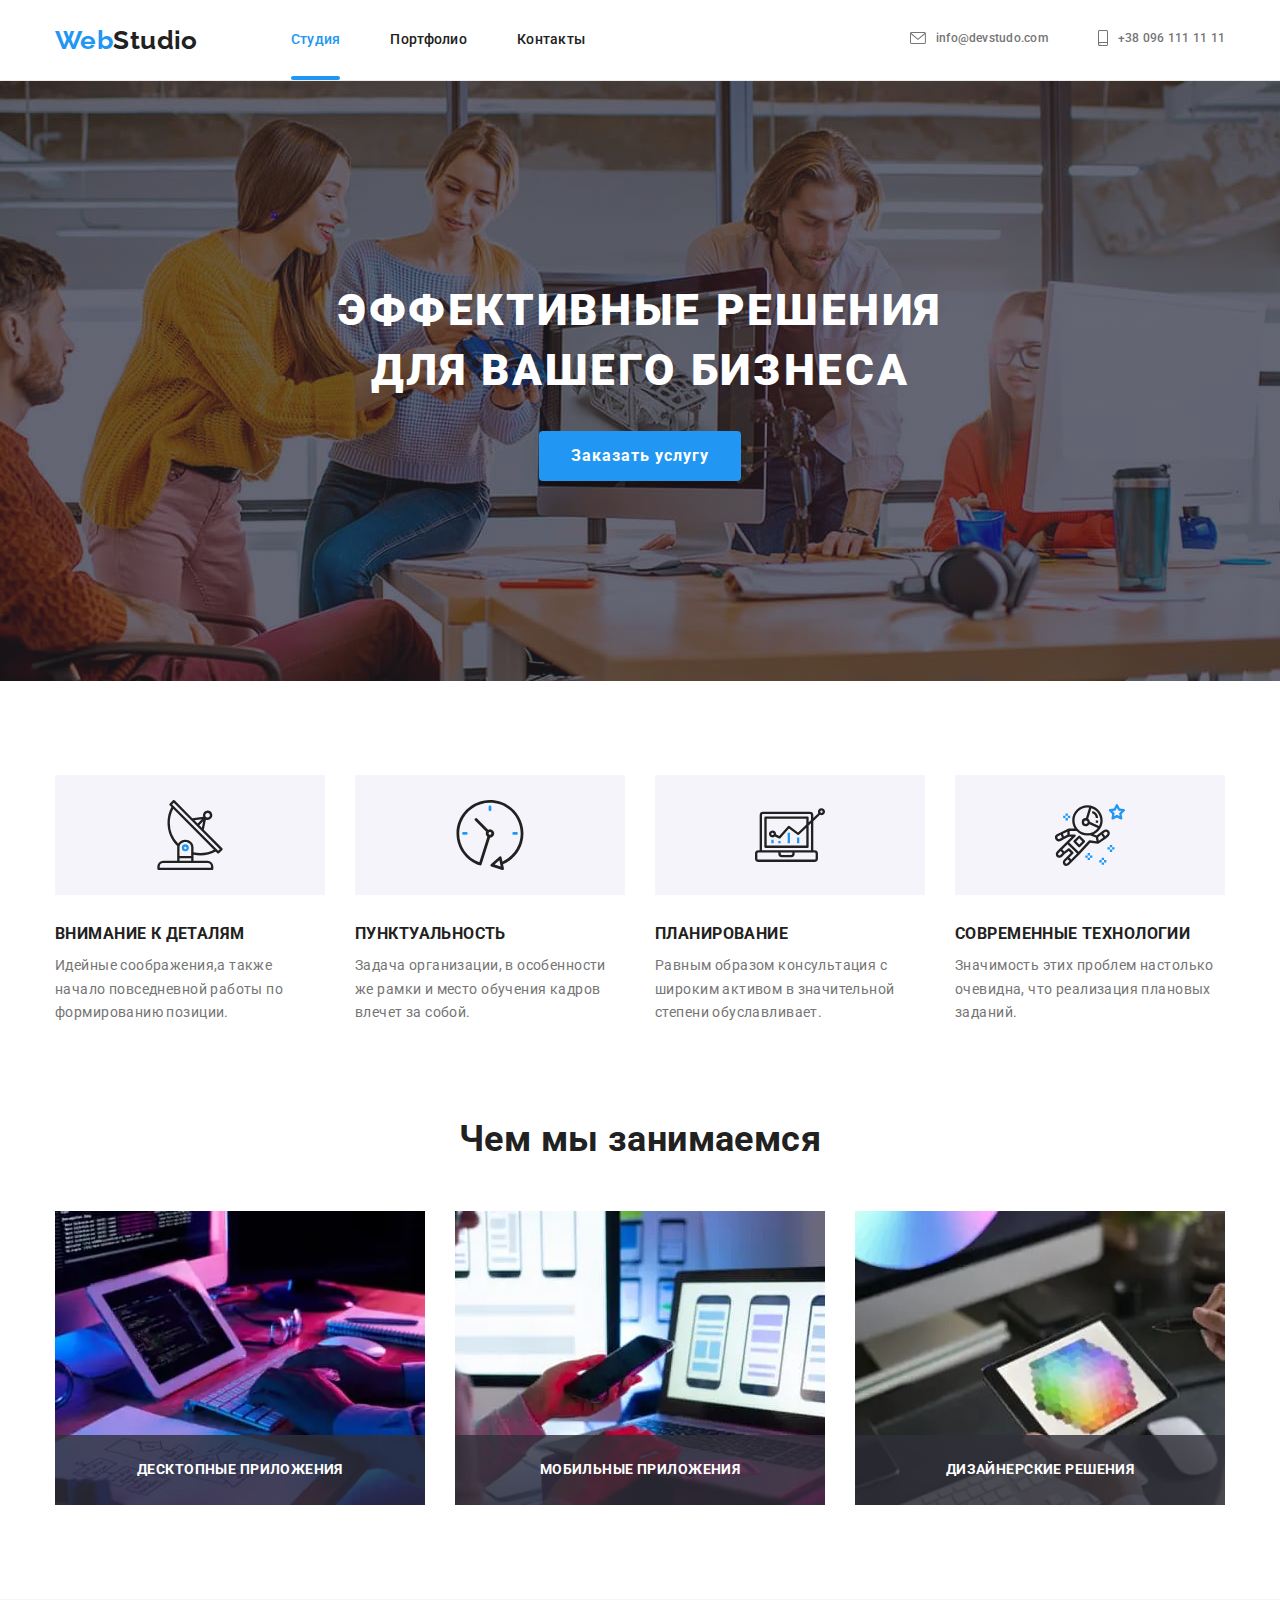
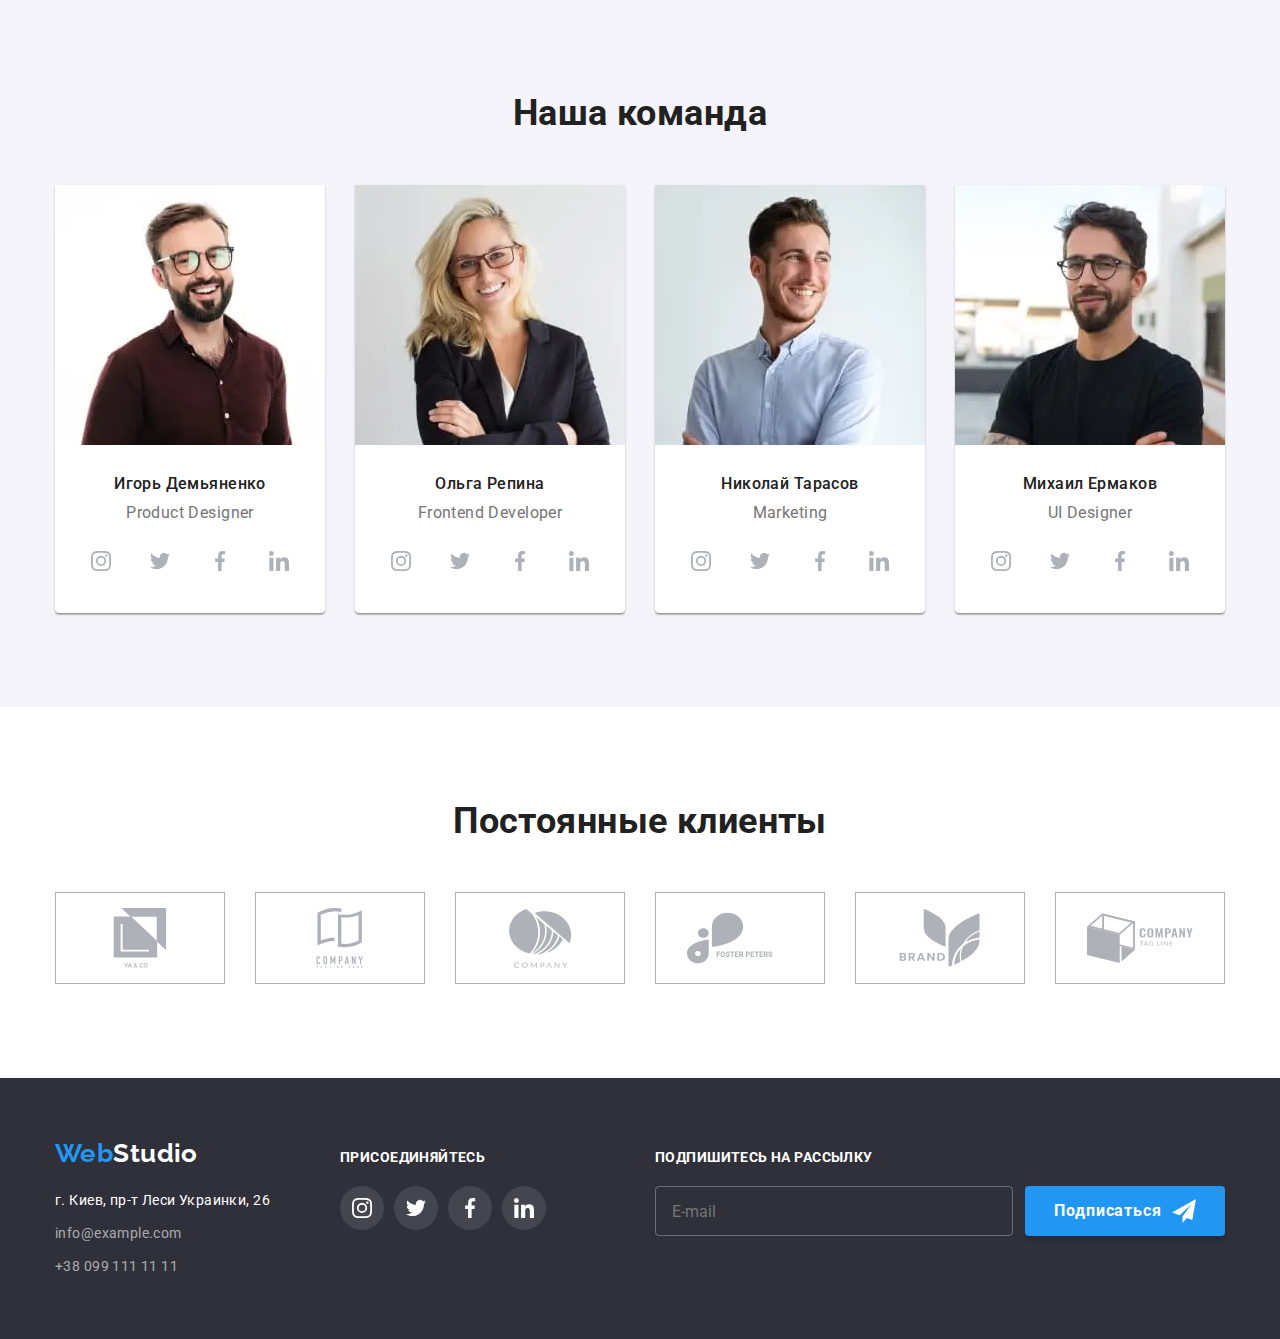
<file: index.html>
<!DOCTYPE html>
<html lang="ru">
  <head>
    <meta charset="UTF-8" />
    <meta http-equiv="X-UA-Compatible" content="IE=edge" />
    <meta name="viewport" content="width=device-width, initial-scale=1.0" />
    <title>Home work 8</title>
    <link rel="preconnect" href="https://fonts.gstatic.com" />
    <link
      href="https://fonts.googleapis.com/css2?family=Raleway:wght@700&family=Roboto:wght@400;500;700;900&display=swap"
      rel="stylesheet"
    />
    <link
      rel="stylesheet"
      href="https://cdnjs.cloudflare.com/ajax/libs/modern-normalize/1.0.0/modern-normalize.min.css"
    />
    <link rel="stylesheet" href="./css/main.min.css" />
  </head>

  <body>
    <!-- Header -->
    <header class="document-header">
      <div class="container">
        <a href="./index.html" lang="en" class="logo">
          <span class="logo__text">Web</span>Studio
        </a>
        <button class="burger-menu is-open" data-menu-button>
          <svg class="burger-menu__icon" aria-label="Мобильное меню">
            <use href="./images/icons.svg#menu_burger"></use>
          </svg>
        </button>
        <div class="menu-container" data-menu>
          <button class="burger-menu burger-menu--right" data-menu-button-close>
            <svg
              class="burger-menu__icon burger-menu__icon--small"
              aria-label="Мобильное меню"
            >
              <use href="./images/icons.svg#icon-close"></use>
            </svg>
          </button>
          <nav class="navigation">
            <ul class="list header-menu">
              <li class="header-menu__list">
                <a
                  href="./index.html"
                  class="header-menu__link header-menu__link--active"
                  >Студия</a
                >
              </li>
              <li class="header-menu__list">
                <a href="./portfolio.html" class="header-menu__link"
                  >Портфолио</a
                >
              </li>
              <li class="header-menu__list">
                <a href="" class="header-menu__link">Контакты</a>
              </li>
            </ul>
          </nav>
          <ul class="list header-menu header-menu--right">
            <li class="header-menu__list">
              <a
                href="mailto:info@devstudo.com"
                class="header-menu__link header-menu__link--flex header-menu__link--flex--small"
              >
                <svg class="header-menu__icon" width="16" height="10">
                  <use href="./images/icons.svg#icon-mail"></use>
                </svg>
                info@devstudo.com
              </a>
            </li>
            <li class="header-menu__list">
              <a
                href="tel:+380961111111"
                class="header-menu__link header-menu__link--flex"
              >
                <svg
                  class="header-menu__icon header-menu__icon--strong"
                  width="10"
                  height="1"
                >
                  <use href="./images/icons.svg#icon-phone"></use>
                </svg>
                +38 096 111 11 11
              </a>
            </li>
          </ul>
          <ul class="list header-social">
            <li class="header-social__item">
              <a href="" class="header-social__link">Instagram</a>
            </li>
            <li class="header-social__item">
              <a href="" class="header-social__link">Twitter</a>
            </li>
            <li class="header-social__item">
              <a href="" class="header-social__link">Facebook</a>
            </li>
            <li class="header-social__item">
              <a href="" class="header-social__link">LinkedIn</a>
            </li>
          </ul>
        </div>
      </div>
    </header>
    <!-- Main document -->
    <main>
      <section class="hero">
        <div class="hero__overlay">
          <div class="container">
            <h1 class="hero__title">
              ЭФФЕКТИВНЫЕ РЕШЕНИЯ <br />
              ДЛЯ ВАШЕГО БИЗНЕСА
            </h1>
            <button type="button" class="form-button" data-modal-open>
              Заказать услугу
            </button>
          </div>
        </div>
      </section>
      <section class="features section">
        <div class="container">
          <h2 class="section__title visually-hidden">Особенности</h2>
          <ul class="list features__list">
            <li class="features__item">
              <div class="features__icon-block">
                <svg class="features__icon">
                  <use href="./images/icons.svg#icon-antenna"></use>
                </svg>
              </div>
              <h3 class="features__title">Внимание к деталям</h3>
              <p class="features__text">
                Идейные соображения,а также начало повседневной работы по
                формированию позиции.
              </p>
            </li>
            <li class="features__item">
              <div class="features__icon-block">
                <svg class="features__icon">
                  <use href="./images/icons.svg#icon-clock"></use>
                </svg>
              </div>
              <h3 class="features__title">Пунктуальность</h3>
              <p class="features__text">
                Задача организации, в особенности же рамки и место обучения
                кадров влечет за собой.
              </p>
            </li>
            <li class="features__item">
              <div class="features__icon-block">
                <svg class="features__icon">
                  <use href="./images/icons.svg#icon-diagram"></use>
                </svg>
              </div>
              <h3 class="features__title">Планирование</h3>
              <p class="features__text">
                Равным образом консультация с широким активом в значительной
                степени обуславливает.
              </p>
            </li>
            <li class="features__item">
              <div class="features__icon-block">
                <svg class="features__icon">
                  <use href="./images/icons.svg#icon-astronaut"></use>
                </svg>
              </div>
              <h3 class="features__title">Современные технологии</h3>
              <p class="features__text">
                Значимость этих проблем настолько очевидна, что реализация
                плановых заданий.
              </p>
            </li>
          </ul>
        </div>
      </section>
      <section class="our-work section">
        <div class="container">
          <h2 class="section__title">Чем мы занимаемся</h2>
          <ul class="list works">
            <li class="works__item">
              <picture>
                <source
                  srcset="
                    ./images/box/box-1-desktop.webp    1x,
                    ./images/box/box-1-desktop@2x.webp 2x
                  "
                  media="(min-width: 1200px)"
                  type="image/webp"
                />
                <source
                  srcset="
                    ./images/box/box-1-desktop.jpg    1x,
                    ./images/box/box-1-desktop@2x.jpg 2x
                  "
                  media="(min-width: 1200px)"
                />
                <img src="#" alt="Десктопные приложения" />
              </picture>
              <p class="works__overlay">Десктопные приложения</p>
            </li>
            <li class="works__item">
              <picture>
                <source
                  srcset="
                    ./images/box/box-2-desktop.webp    1x,
                    ./images/box/box-2-desktop@2x.webp 2x
                  "
                  media="(min-width: 1200px)"
                  type="image/webp"
                />
                <source
                  srcset="
                    ./images/box/box-2-desktop.jpg    1x,
                    ./images/box/box-2-desktop@2x.jpg 2x
                  "
                  media="(min-width: 1200px)"
                />
                <img src="#" alt="Мобильные приложения" />
              </picture>
              <p class="works__overlay">Мобильные приложения</p>
            </li>
            <li class="works__item">
              <picture>
                <source
                  srcset="
                    ./images/box/box-3-desktop.webp    1x,
                    ./images/box/box-3-desktop@2x.webp 2x
                  "
                  media="(min-width: 1200px)"
                  type="image/webp"
                />
                <source
                  srcset="
                    ./images/box/box-3-desktop.jpg    1x,
                    ./images/box/box-3-desktop@2x.jpg 2x
                  "
                  media="(min-width: 1200px)"
                />
                <img src="#" alt="Дизайнерские решения" />
              </picture>
              <p class="works__overlay">Дизайнерские решения</p>
            </li>
          </ul>
        </div>
      </section>
      <section class="teams section">
        <div class="container">
          <h2 class="section__title">Наша команда</h2>
          <ul class="list teams__list">
            <li class="teams__item">
              <picture>
                <source
                  srcset="
                    ./images/team/team-1-desktop.webp    1x,
                    ./images/team/team-1-desktop@2x.webp 2x
                  "
                  media="(min-width: 1200px)"
                  type="image/webp"
                />
                <source
                  srcset="
                    ./images/team/team-1-desktop.jpg    1x,
                    ./images/team/team-1-desktop@2x.jpg 2x
                  "
                  media="(min-width: 1200px)"
                />
                <source
                  srcset="
                    ./images/team/team-1-tablet.webp    1x,
                    ./images/team/team-1-tablet@2x.webp 2x
                  "
                  media="(min-width: 768px)"
                  type="image/webp"
                />
                <source
                  srcset="
                    ./images/team/team-1-tablet.jpg    1x,
                    ./images/team/team-1-tablet@2x.jpg 2x
                  "
                  media="(min-width: 768px)"
                />
                <source
                  srcset="
                    ./images/team/team-1-mobile.webp    1x,
                    ./images/team/team-1-mobile@2x.webp 2x
                  "
                  media="(max-width: 767px)"
                  type="image/webp"
                />
                <source
                  srcset="
                    ./images/team/team-1-mobile.jpg    1x,
                    ./images/team/team-1-mobile@2x.jpg 2x
                  "
                  media="(max-width: 767px)"
                />
                <img
                  class="teams__image"
                  srcset="
                    ./images/team/team-1-mobile.jpg    1x,
                    ./images/team/team-1-mobile@2x.jpg 2x
                  "
                  src="./images/team/team-1-mobile.jpg"
                  alt="Photo"
                />
              </picture>
              <div class="teams__cards">
                <h3 class="teams__title">Игорь Демьяненко</h3>
                <p class="teams__text" lang="en">Product Designer</p>
                <ul class="list social-list">
                  <li class="social-list__item">
                    <a href="" class="social-list__link">
                      <svg class="social-list__icon">
                        <use href="./images/icons.svg#icon-instagram"></use>
                      </svg>
                    </a>
                  </li>
                  <li class="social-list__item">
                    <a href="" class="social-list__link">
                      <svg class="social-list__icon">
                        <use href="./images/icons.svg#icon-twitter"></use>
                      </svg>
                    </a>
                  </li>
                  <li class="social-list__item">
                    <a href="" class="social-list__link">
                      <svg class="social-list__icon">
                        <use href="./images/icons.svg#icon-facebook"></use>
                      </svg>
                    </a>
                  </li>
                  <li class="social-list__item">
                    <a href="" class="social-list__link">
                      <svg class="social-list__icon">
                        <use href="./images/icons.svg#icon-linkedin"></use>
                      </svg>
                    </a>
                  </li>
                </ul>
              </div>
            </li>
            <li class="teams__item">
              <picture>
                <source
                  srcset="
                    ./images/team/team-2-desktop.webp    1x,
                    ./images/team/team-2-desktop@2x.webp 2x
                  "
                  media="(min-width: 1200px)"
                  type="image/webp"
                />
                <source
                  srcset="
                    ./images/team/team-2-desktop.jpg    1x,
                    ./images/team/team-2-desktop@2x.jpg 2x
                  "
                  media="(min-width: 1200px)"
                />
                <source
                  srcset="
                    ./images/team/team-2-tablet.webp    1x,
                    ./images/team/team-2-tablet@2x.webp 2x
                  "
                  media="(min-width: 768px)"
                  type="image/webp"
                />
                <source
                  srcset="
                    ./images/team/team-2-tablet.jpg    1x,
                    ./images/team/team-2-tablet@2x.jpg 2x
                  "
                  media="(min-width: 768px)"
                />
                <source
                  srcset="
                    ./images/team/team-2-mobile.webp    1x,
                    ./images/team/team-2-mobile@2x.webp 2x
                  "
                  media="(max-width: 767px)"
                  type="image/webp"
                />
                <source
                  srcset="
                    ./images/team/team-2-mobile.jpg    1x,
                    ./images/team/team-2-mobile@2x.jpg 2x
                  "
                  media="(max-width: 767px)"
                />
                <img
                  class="teams__image"
                  srcset="
                    ./images/team/team-2-mobile.jpg    1x,
                    ./images/team/team-2-mobile@2x.jpg 2x
                  "
                  src="./images/team/team-2-mobile.jpg"
                  alt="Photo"
                />
              </picture>
              <div class="teams__cards">
                <h3 class="teams__title">Ольга Репина</h3>
                <p class="teams__text" lang="en">Frontend Developer</p>
                <ul class="social-list list">
                  <li class="social-list__item">
                    <a href="" class="social-list__link">
                      <svg class="social-list__icon">
                        <use href="./images/icons.svg#icon-instagram"></use>
                      </svg>
                    </a>
                  </li>
                  <li class="social-list__item">
                    <a href="" class="social-list__link">
                      <svg class="social-list__icon">
                        <use href="./images/icons.svg#icon-twitter"></use>
                      </svg>
                    </a>
                  </li>
                  <li class="social-list__item">
                    <a href="" class="social-list__link">
                      <svg class="social-list__icon">
                        <use href="./images/icons.svg#icon-facebook"></use>
                      </svg>
                    </a>
                  </li>
                  <li class="social-list__item">
                    <a href="" class="social-list__link">
                      <svg class="social-list__icon">
                        <use href="./images/icons.svg#icon-linkedin"></use>
                      </svg>
                    </a>
                  </li>
                </ul>
              </div>
            </li>
            <li class="teams__item">
              <picture>
                <source
                  srcset="
                    ./images/team/team-3-desktop.webp    1x,
                    ./images/team/team-3-desktop@2x.webp 2x
                  "
                  media="(min-width: 1200px)"
                  type="image/webp"
                />
                <source
                  srcset="
                    ./images/team/team-3-desktop.jpg    1x,
                    ./images/team/team-3-desktop@2x.jpg 2x
                  "
                  media="(min-width: 1200px)"
                />
                <source
                  srcset="
                    ./images/team/team-3-tablet.webp    1x,
                    ./images/team/team-3-tablet@2x.webp 2x
                  "
                  media="(min-width: 768px)"
                  type="image/webp"
                />
                <source
                  srcset="
                    ./images/team/team-3-tablet.jpg    1x,
                    ./images/team/team-3-tablet@2x.jpg 2x
                  "
                  media="(min-width: 768px)"
                />
                <source
                  srcset="
                    ./images/team/team-3-mobile.webp    1x,
                    ./images/team/team-3-mobile@2x.webp 2x
                  "
                  media="(max-width: 767px)"
                  type="image/webp"
                />
                <source
                  srcset="
                    ./images/team/team-3-mobile.jpg    1x,
                    ./images/team/team-3-mobile@2x.jpg 2x
                  "
                  media="(max-width: 767px)"
                />
                <img
                  class="teams__image"
                  srcset="
                    ./images/team/team-3-mobile.jpg    1x,
                    ./images/team/team-3-mobile@2x.jpg 2x
                  "
                  src="./images/team/team-3-mobile.jpg"
                  alt="Photo"
                />
              </picture>
              <div class="teams__cards">
                <h3 class="teams__title">Николай Тарасов</h3>
                <p class="teams__text" lang="en">Marketing</p>
                <ul class="list social-list">
                  <li class="social-list__item">
                    <a href="" class="social-list__link">
                      <svg class="social-list__icon">
                        <use href="./images/icons.svg#icon-instagram"></use>
                      </svg>
                    </a>
                  </li>
                  <li class="social-list__item">
                    <a href="" class="social-list__link">
                      <svg class="social-list__icon">
                        <use href="./images/icons.svg#icon-twitter"></use>
                      </svg>
                    </a>
                  </li>
                  <li class="social-list__item">
                    <a href="" class="social-list__link">
                      <svg class="social-list__icon">
                        <use href="./images/icons.svg#icon-facebook"></use>
                      </svg>
                    </a>
                  </li>
                  <li class="social-list__item">
                    <a href="" class="social-list__link">
                      <svg class="social-list__icon">
                        <use href="./images/icons.svg#icon-linkedin"></use>
                      </svg>
                    </a>
                  </li>
                </ul>
              </div>
            </li>
            <li class="teams__item">
              <picture>
                <source
                  srcset="
                    ./images/team/team-4-desktop.webp    1x,
                    ./images/team/team-4-desktop@2x.webp 2x
                  "
                  media="(min-width: 1200px)"
                  type="image/webp"
                />
                <source
                  srcset="
                    ./images/team/team-4-desktop.jpg    1x,
                    ./images/team/team-4-desktop@2x.jpg 2x
                  "
                  media="(min-width: 1200px)"
                />
                <source
                  srcset="
                    ./images/team/team-4-tablet.webp    1x,
                    ./images/team/team-4-tablet@2x.webp 2x
                  "
                  media="(min-width: 768px)"
                  type="image/webp"
                />
                <source
                  srcset="
                    ./images/team/team-4-tablet.jpg    1x,
                    ./images/team/team-4-tablet@2x.jpg 2x
                  "
                  media="(min-width: 768px)"
                />
                <source
                  srcset="
                    ./images/team/team-4-mobile.webp    1x,
                    ./images/team/team-4-mobile@2x.webp 2x
                  "
                  media="(max-width: 767px)"
                  type="image/webp"
                />
                <source
                  srcset="
                    ./images/team/team-4-mobile.jpg    1x,
                    ./images/team/team-4-mobile@2x.jpg 2x
                  "
                  media="(max-width: 767px)"
                />
                <img
                  class="teams__image"
                  srcset="
                    ./images/team/team-4-mobile.jpg    1x,
                    ./images/team/team-4-mobile@2x.jpg 2x
                  "
                  src="./images/team/team-4-mobile.jpg"
                  alt="Photo"
                />
              </picture>
              <div class="teams__cards">
                <h3 class="teams__title">Михаил Ермаков</h3>
                <p class="teams__text" lang="en">UI Designer</p>
                <ul class="list social-list">
                  <li class="social-list__item">
                    <a href="" class="social-list__link">
                      <svg class="social-list__icon">
                        <use href="./images/icons.svg#icon-instagram"></use>
                      </svg>
                    </a>
                  </li>
                  <li class="social-list__item">
                    <a href="" class="social-list__link">
                      <svg class="social-list__icon">
                        <use href="./images/icons.svg#icon-twitter"></use>
                      </svg>
                    </a>
                  </li>
                  <li class="social-list__item">
                    <a href="" class="social-list__link">
                      <svg class="social-list__icon">
                        <use href="./images/icons.svg#icon-facebook"></use>
                      </svg>
                    </a>
                  </li>
                  <li class="social-list__item">
                    <a href="" class="social-list__link">
                      <svg class="social-list__icon">
                        <use href="./images/icons.svg#icon-linkedin"></use>
                      </svg>
                    </a>
                  </li>
                </ul>
              </div>
            </li>
          </ul>
        </div>
      </section>
      <section class="section">
        <div class="container">
          <h2 class="section__title">Постоянные клиенты</h2>
          <ul class="list partners">
            <li class="partners__item">
              <a href="" class="partners__link">
                <svg class="partners__icon">
                  <use href="./images/icons.svg#icon-company-yaco"></use>
                </svg>
              </a>
            </li>
            <li class="partners__item">
              <a href="" class="partners__link">
                <svg class="partners__icon">
                  <use href="./images/icons.svg#icon-company-tagline"></use>
                </svg>
              </a>
            </li>
            <li class="partners__item">
              <a href="" class="partners__link">
                <svg class="partners__icon">
                  <use href="./images/icons.svg#icon-company"></use>
                </svg>
              </a>
            </li>
            <li class="partners__item">
              <a href="" class="partners__link">
                <svg class="partners__icon">
                  <use href="./images/icons.svg#icon-company-foster"></use>
                </svg>
              </a>
            </li>
            <li class="partners__item">
              <a href="" class="partners__link">
                <svg class="partners__icon">
                  <use href="./images/icons.svg#icon-company-brand"></use>
                </svg>
              </a>
            </li>
            <li class="partners__item">
              <a href="" class="partners__link">
                <svg class="partners__icon">
                  <use href="./images/icons.svg#icon-company-tag"></use>
                </svg>
              </a>
            </li>
          </ul>
        </div>
      </section>
    </main>
    <!-- Footer -->
    <footer class="document-footer" id="documentFooter">
      <div class="container">
        <div class="footer-block">
          <div class="footer-contacts">
            <a href="./index.html" lang="en" class="logo logo--invers">
              <span class="logo__text">Web</span>Studio
            </a>
            <address class="adresses">
              <ul class="list adresses__list">
                <li class="adresses__item">
                  <a
                    href="https://goo.gl/maps/VXmxWvyuZ5L4bqLJA"
                    target="_blank"
                    rel="noopener noreferer"
                    class="addreaes__link addreaes__link--inverse"
                    >г. Киев, пр-т Леси Украинки, 26</a
                  >
                </li>
                <li class="adresses__item">
                  <a href="mailto:info@example.com" class="addreaes__link"
                    >info@example.com</a
                  >
                </li>
                <li class="adresses__item">
                  <a href="tel:+380991111111" class="addreaes__link"
                    >+38 099 111 11 11</a
                  >
                </li>
              </ul>
            </address>
          </div>
          <div class="footer-social">
            <p class="footer-social__text">присоединяйтесь</p>
            <ul class="list social-list">
              <li class="social-list__item">
                <a href="" class="link social-list__link">
                  <svg class="social-list__icon">
                    <use href="./images/icons.svg#icon-instagram"></use>
                  </svg>
                </a>
              </li>
              <li class="social-list__item">
                <a href="" class="link social-list__link">
                  <svg class="social-list__icon">
                    <use href="./images/icons.svg#icon-twitter"></use>
                  </svg>
                </a>
              </li>
              <li class="social-list__item">
                <a href="" class="link social-list__link">
                  <svg class="social-list__icon">
                    <use href="./images/icons.svg#icon-facebook"></use>
                  </svg>
                </a>
              </li>
              <li class="social-list__item">
                <a href="" class="link social-list__link">
                  <svg class="social-list__icon">
                    <use href="./images/icons.svg#icon-linkedin"></use>
                  </svg>
                </a>
              </li>
            </ul>
          </div>
        </div>
        <!-- <div class="mailing-block"> -->
        <form name="mailing" class="subscription" autocomplete="off">
          <p class="footer-social__text">Подпишитесь на рассылку</p>
          <div class="subscription__content">
            <input
              class="subscription__field"
              type="email"
              name="email"
              placeholder="E-mail"
              required
            />
            <button class="form-button" type="submit">
              Подписаться
              <svg class="subscription__icon" width="24" height="24">
                <use href="./images/icons.svg#icon-form-send"></use>
              </svg>
            </button>
          </div>
        </form>
        <!-- </div> -->
      </div>
    </footer>
    <!-- backdrop hidden -->
    <div class="backdrop backdrop--hidden" data-modal>
      <div class="modal-form">
        <button class="modal-form__close" data-modal-close>
          <svg class="modal-form__icon-close">
            <use href="./images/icons.svg#icon-close"></use>
          </svg>
        </button>
        <!-- <form name="form-order" class="form-order" autocomplete="off"> -->
        <form name="form-order" autocomplete="off">
          <p class="modal-form__title">
            Оставьте свои данные, мы вам перезвоним
          </p>
          <div class="modal-form__block">
            <label class="modal-form__label" for="order-name">Имя</label>
            <div class="modal-form__field">
              <input
                class="modal-form__input"
                type="text"
                name="order-name"
                id="order-name"
                required
              />
              <svg class="modal-form__icon">
                <use href="./images/icons.svg#icon-form-person"></use>
              </svg>
            </div>
          </div>
          <div class="modal-form__block">
            <label class="modal-form__label" for="order-phone">Телефон</label>
            <div class="modal-form__field">
              <input
                class="modal-form__input"
                type="text"
                name="order-phone"
                id="order-phone"
                required
                pattern="^\+38(?[0-9]{3})?[0-9]{3}-?[0-9]{2}-?[0-9]{2}$"
                title="+38(099)123-45-67"
              />
              <svg class="modal-form__icon">
                <use href="./images/icons.svg#icon-form-phone"></use>
              </svg>
            </div>
          </div>
          <div class="modal-form__block">
            <label class="modal-form__label" for="order-mail">Почта</label>
            <div class="modal-form__field">
              <input
                class="modal-form__input"
                type="email"
                name="order-mail"
                id="order-mail"
                required
              />
              <svg class="modal-form__icon">
                <use href="./images/icons.svg#icon-form-email"></use>
              </svg>
            </div>
          </div>
          <div class="modal-form__block">
            <label class="modal-form__label" for="order-comment"
              >Комментарий</label
            >
            <textarea
              class="modal-form__textarea"
              name="order-comment"
              placeholder="Введите текст"
              id="order-comment"
            ></textarea>
          </div>
          <label class="modal-form__check">
            <input
              class="modal-form__checkbox visually-hidden"
              type="checkbox"
              name="contract"
              value="contract"
              required
            />
            <svg class="modal-form__icon-check">
              <use href="./images/icons.svg#icon-check"></use>
            </svg>
            <span
              >Соглашаюсь с рассылкой и принимаю
              <a class="modal-form__link" href="">Условия договора</a></span
            >
          </label>
          <div class="modal-form__block-button">
            <button class="form-button" type="submit">Отправить</button>
          </div>
        </form>
      </div>
    </div>
    <script src="./js/modal.js"></script>
    <script src="js/mobile-menu.js"></script>
  </body>
</html>
</file>
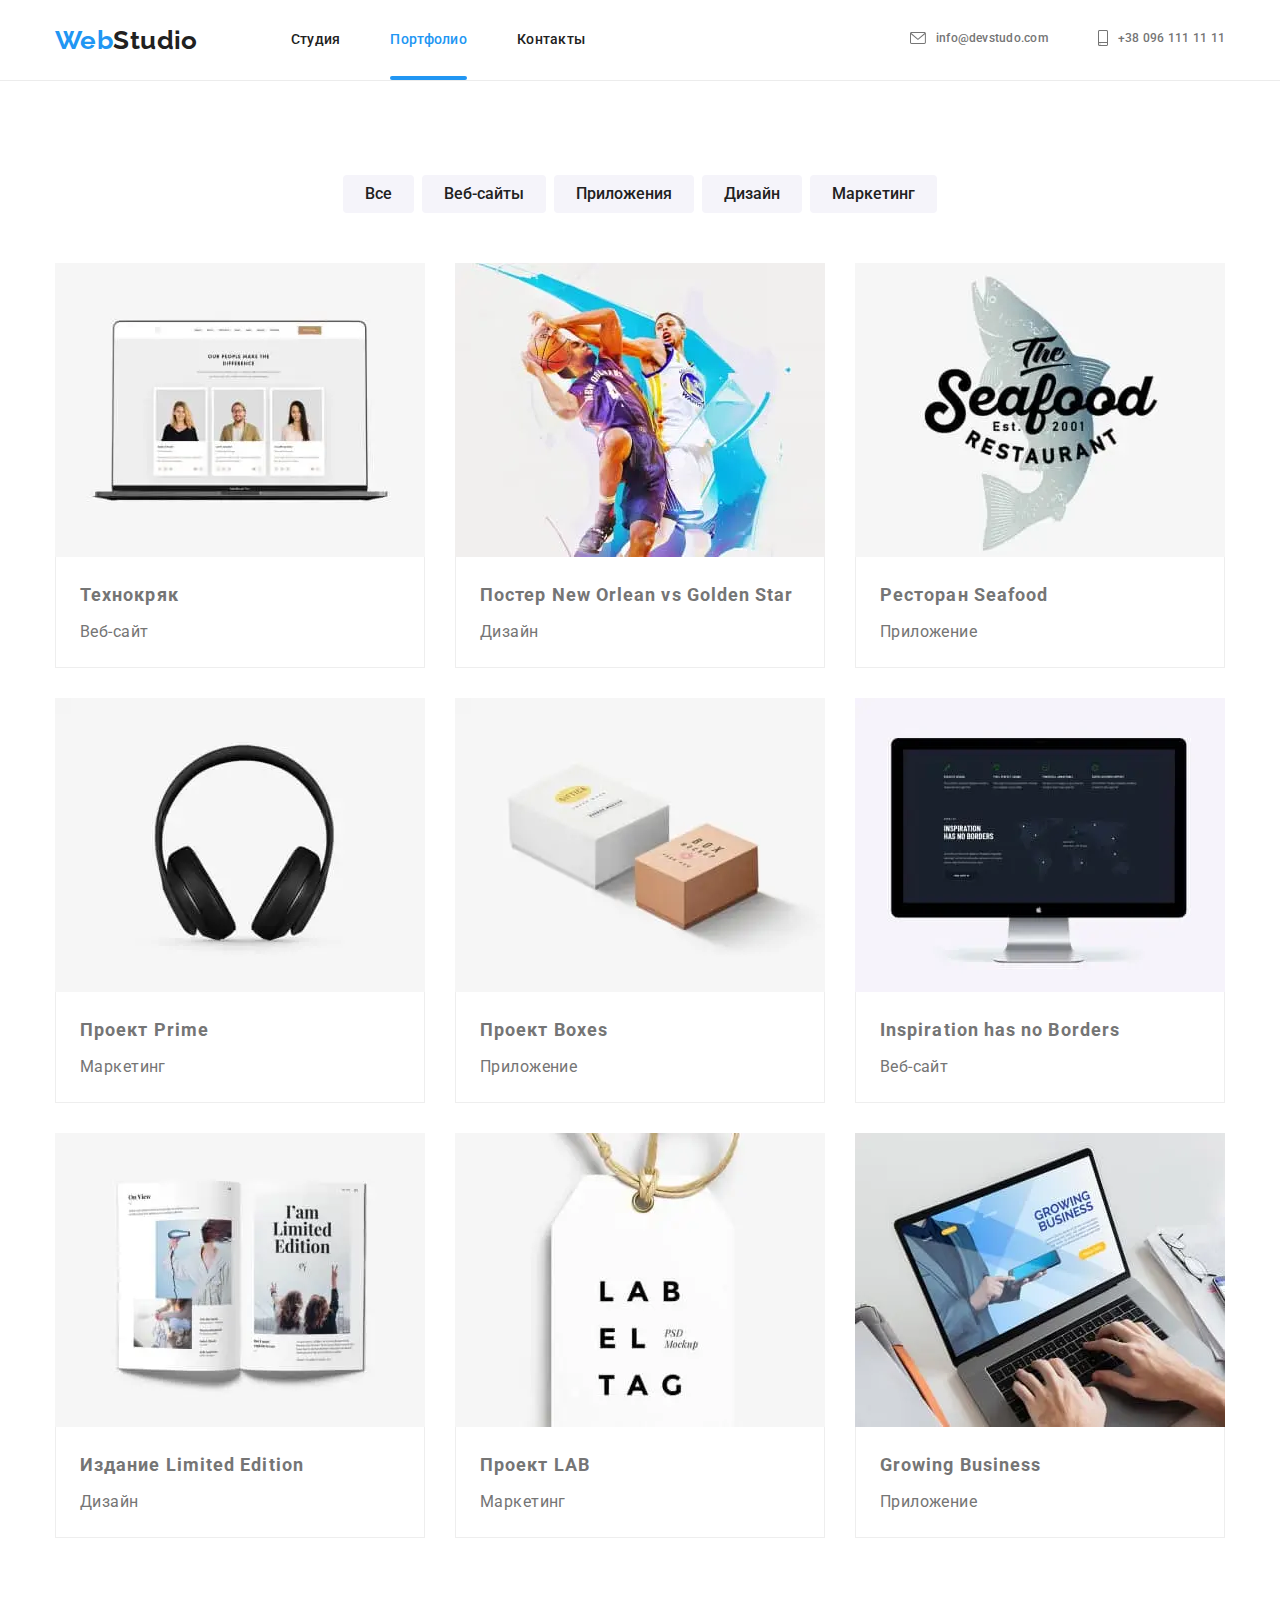
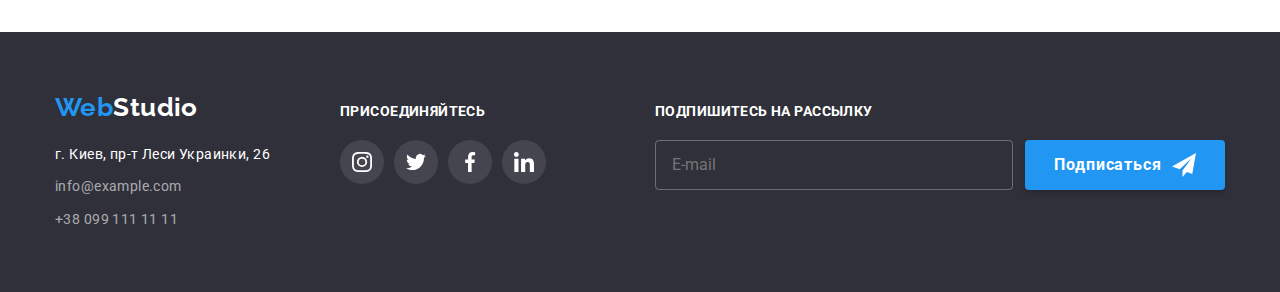
<file: portfolio.html>
<!DOCTYPE html>
<html lang="ru">
  <head>
    <meta charset="UTF-8" />
    <meta http-equiv="X-UA-Compatible" content="IE=edge" />
    <meta name="viewport" content="width=device-width, initial-scale=1.0" />
    <title>Home work 8 Portfolio</title>
    <link rel="preconnect" href="https://fonts.gstatic.com" />
    <link
      href="https://fonts.googleapis.com/css2?family=Raleway:wght@700&family=Roboto:wght@400;500;700;900&display=swap"
      rel="stylesheet"
    />
    <link
      rel="stylesheet"
      href="https://cdnjs.cloudflare.com/ajax/libs/modern-normalize/1.0.0/modern-normalize.min.css"
    />
    <link rel="stylesheet" href="./css/main.min.css" />
  </head>

  <body>
    <!-- Header -->
    <header class="document-header">
      <div class="container">
        <a href="./index.html" lang="en" class="logo">
          <span class="logo__text">Web</span>Studio
        </a>
        <button class="burger-menu is-open" data-menu-button>
          <svg class="burger-menu__icon" aria-label="Мобильное меню">
            <use href="./images/icons.svg#menu_burger"></use>
          </svg>
        </button>
        <div class="menu-container" data-menu>
          <button class="burger-menu burger-menu--right" data-menu-button-close>
            <svg
              class="burger-menu__icon burger-menu__icon--small"
              aria-label="Мобильное меню"
            >
              <use href="./images/icons.svg#icon-close"></use>
            </svg>
          </button>
          <nav class="navigation">
            <ul class="list header-menu">
              <li class="header-menu__list">
                <a href="./index.html" class="header-menu__link">Студия</a>
              </li>
              <li class="header-menu__list">
                <a
                  href="./portfolio.html"
                  class="header-menu__link header-menu__link--active"
                  >Портфолио</a
                >
              </li>
              <li class="header-menu__list">
                <a href="" class="header-menu__link">Контакты</a>
              </li>
            </ul>
          </nav>
          <ul class="list header-menu header-menu--right">
            <li class="header-menu__list">
              <a
                href="mailto:info@devstudo.com"
                class="header-menu__link header-menu__link--flex header-menu__link--flex--small"
              >
                <svg class="header-menu__icon" width="16" height="10">
                  <use href="./images/icons.svg#icon-mail"></use>
                </svg>
                info@devstudo.com
              </a>
            </li>
            <li class="header-menu__list">
              <a
                href="tel:+380961111111"
                class="header-menu__link header-menu__link--flex"
              >
                <svg
                  class="header-menu__icon header-menu__icon--strong"
                  width="10"
                  height="14"
                >
                  <use href="./images/icons.svg#icon-phone"></use>
                </svg>
                +38 096 111 11 11
              </a>
            </li>
          </ul>
          <ul class="list header-social">
            <li class="header-social__item">
              <a href="" class="header-social__link">Instagram</a>
            </li>
            <li class="header-social__item">
              <a href="" class="header-social__link">Twitter</a>
            </li>
            <li class="header-social__item">
              <a href="" class="header-social__link">Facebook</a>
            </li>
            <li class="header-social__item">
              <a href="" class="header-social__link">LinkedIn</a>
            </li>
          </ul>
        </div>
      </div>
    </header>
    <!-- Main document -->
    <main>
      <h1 class="visually-hidden">Портфолио</h1>
      <section class="section">
        <div class="container">
          <ul class="list block-nav">
            <li class="block-nav__item">
              <button class="block-nav__button" type="button">
                Все
              </button>
            </li>
            <li class="block-nav__item">
              <button class="block-nav__button" type="button">
                Веб-сайты
              </button>
            </li>
            <li class="block-nav__item">
              <button class="block-nav__button" type="button">
                Приложения
              </button>
            </li>
            <li class="block-nav__item">
              <button class="block-nav__button" type="button">
                Дизайн
              </button>
            </li>
            <li class="block-nav__item">
              <button class="block-nav__button" type="button">
                Маркетинг
              </button>
            </li>
          </ul>

          <h2 class="visually-hidden">Наши продукты</h2>
          <ul class="products list">
            <li class="products__item">
              <a href="" class="products__link">
                <div class="products__img">
                  <picture>
                    <source
                      srcset="
                        ./images/project/project-1-desktop.webp    1x,
                        ./images/project/project-1-desktop@2x.webp 2x
                      "
                      media="(min-width: 1200px)"
                      type="image/webp"
                    />
                    <source
                      srcset="
                        ./images/project/project-1-desktop.jpg    1x,
                        ./images/project/project-1-desktop@2x.jpg 2x
                      "
                      media="(min-width: 1200px)"
                    />
                    <source
                      srcset="
                        ./images/project/project-1-tablet.webp    1x,
                        ./images/project/project-1-tablet@2x.webp 2x
                      "
                      media="(min-width: 768px)"
                      type="image/webp"
                    />
                    <source
                      srcset="
                        ./images/project/project-1-tablet.jpg    1x,
                        ./images/project/project-1-tablet@2x.jpg 2x
                      "
                      media="(min-width: 768px)"
                    />
                    <source
                      srcset="
                        ./images/project/project-1-mobile.webp    1x,
                        ./images/project/project-1-mobile@2x.webp 2x
                      "
                      media="(max-width: 767px)"
                      type="image/webp"
                    />
                    <source
                      srcset="
                        ./images/project/project-1-mobile.jpg    1x,
                        ./images/project/project-1-mobile@2x.jpg 2x
                      "
                      media="(max-width: 767px)"
                    />
                    <img
                      class="products__image"
                      srcset="
                        ./images/project/project-1-mobile.jpg    1x,
                        ./images/project/project-1-mobile@2x.jpg 2x
                      "
                      src="./images/project/project-1-mobile.jpg"
                      alt="Техокряк"
                    />
                  </picture>
                  <p class="products__overlay">
                    Технокряк это современная площадка распространения
                    коронавируса. Компании используют эту платформу для
                    цифрового шпионажа и атак на защищённые сервера конкурентов.
                  </p>
                </div>
                <div class="products__card">
                  <h3 class="products__title">Технокряк</h3>
                  <p class="products__text">Веб-сайт</p>
                </div>
              </a>
            </li>
            <li class="products__item">
              <a href="" class="products__link">
                <div class="products__img">
                  <picture>
                    <source
                      srcset="
                        ./images/project/project-2-desktop.webp    1x,
                        ./images/project/project-2-desktop@2x.webp 2x
                      "
                      media="(min-width: 1200px)"
                      type="image/webp"
                    />
                    <source
                      srcset="
                        ./images/project/project-2-desktop.jpg    1x,
                        ./images/project/project-2-desktop@2x.jpg 2x
                      "
                      media="(min-width: 1200px)"
                    />
                    <source
                      srcset="
                        ./images/project/project-2-tablet.webp    1x,
                        ./images/project/project-2-tablet@2x.webp 2x
                      "
                      media="(min-width: 768px)"
                      type="image/webp"
                    />
                    <source
                      srcset="
                        ./images/project/project-2-tablet.jpg    1x,
                        ./images/project/project-2-tablet@2x.jpg 2x
                      "
                      media="(min-width: 768px)"
                    />
                    <source
                      srcset="
                        ./images/project/project-2-mobile.webp    1x,
                        ./images/project/project-2-mobile@2x.webp 2x
                      "
                      media="(max-width: 767px)"
                      type="image/webp"
                    />
                    <source
                      srcset="
                        ./images/project/project-2-mobile.jpg    1x,
                        ./images/project/project-2-mobile@2x.jpg 2x
                      "
                      media="(max-width: 767px)"
                    />
                    <img
                      class="products__image"
                      srcset="
                        ./images/project/project-2-mobile.jpg    1x,
                        ./images/project/project-2-mobile@2x.jpg 2x
                      "
                      src="./images/project/project-2-mobile.jpg"
                      alt="Постер New Orlean vs Golden Star"
                    />
                  </picture>
                  <p class="products__overlay">
                    Технокряк это современная площадка распространения
                    коронавируса. Компании используют эту платформу для
                    цифрового шпионажа и атак на защищённые сервера конкурентов.
                  </p>
                </div>
                <div class="products__card">
                  <h3 class="products__title">
                    Постер <span lang="en">New Orlean vs Golden Star</span>
                  </h3>
                  <p class="products__text">Дизайн</p>
                </div>
              </a>
            </li>
            <li class="products__item">
              <a href="" class="products__link">
                <div class="products__img">
                  <picture>
                    <source
                      srcset="
                        ./images/project/project-3-desktop.webp    1x,
                        ./images/project/project-3-desktop@2x.webp 2x
                      "
                      media="(min-width: 1200px)"
                      type="image/webp"
                    />
                    <source
                      srcset="
                        ./images/project/project-3-desktop.jpg    1x,
                        ./images/project/project-3-desktop@2x.jpg 2x
                      "
                      media="(min-width: 1200px)"
                    />
                    <source
                      srcset="
                        ./images/project/project-3-tablet.webp    1x,
                        ./images/project/project-3-tablet@2x.webp 2x
                      "
                      media="(min-width: 768px)"
                      type="image/webp"
                    />
                    <source
                      srcset="
                        ./images/project/project-3-tablet.jpg    1x,
                        ./images/project/project-3-tablet@2x.jpg 2x
                      "
                      media="(min-width: 768px)"
                    />
                    <source
                      srcset="
                        ./images/project/project-3-mobile.webp    1x,
                        ./images/project/project-3-mobile@2x.webp 2x
                      "
                      media="(max-width: 767px)"
                      type="image/webp"
                    />
                    <source
                      srcset="
                        ./images/project/project-3-mobile.jpg    1x,
                        ./images/project/project-3-mobile@2x.jpg 2x
                      "
                      media="(max-width: 767px)"
                    />
                    <img
                      class="products__image"
                      srcset="
                        ./images/project/project-3-mobile.jpg    1x,
                        ./images/project/project-3-mobile@2x.jpg 2x
                      "
                      src="./images/project/project-3-mobile.jpg"
                      alt="Ресторан Seafood"
                    />
                  </picture>
                  <p class="products__overlay">
                    Технокряк это современная площадка распространения
                    коронавируса. Компании используют эту платформу для
                    цифрового шпионажа и атак на защищённые сервера конкурентов.
                  </p>
                </div>
                <div class="products__card">
                  <h3 class="products__title">
                    Ресторан <span lang="en">Seafood</span>
                  </h3>
                  <p class="products__text">Приложение</p>
                </div>
              </a>
            </li>
            <li class="products__item">
              <a href="" class="products__link">
                <div class="products__img">
                  <picture>
                    <source
                      srcset="
                        ./images/project/project-4-desktop.webp    1x,
                        ./images/project/project-4-desktop@2x.webp 2x
                      "
                      media="(min-width: 1200px)"
                      type="image/webp"
                    />
                    <source
                      srcset="
                        ./images/project/project-4-desktop.jpg    1x,
                        ./images/project/project-4-desktop@2x.jpg 2x
                      "
                      media="(min-width: 1200px)"
                    />
                    <source
                      srcset="
                        ./images/project/project-4-tablet.webp    1x,
                        ./images/project/project-4-tablet@2x.webp 2x
                      "
                      media="(min-width: 768px)"
                      type="image/webp"
                    />
                    <source
                      srcset="
                        ./images/project/project-4-tablet.jpg    1x,
                        ./images/project/project-4-tablet@2x.jpg 2x
                      "
                      media="(min-width: 768px)"
                    />
                    <source
                      srcset="
                        ./images/project/project-4-mobile.webp    1x,
                        ./images/project/project-4-mobile@2x.webp 2x
                      "
                      media="(max-width: 767px)"
                      type="image/webp"
                    />
                    <source
                      srcset="
                        ./images/project/project-4-mobile.jpg    1x,
                        ./images/project/project-4-mobile@2x.jpg 2x
                      "
                      media="(max-width: 767px)"
                    />
                    <img
                      class="products__image"
                      srcset="
                        ./images/project/project-4-mobile.jpg    1x,
                        ./images/project/project-4-mobile@2x.jpg 2x
                      "
                      src="./images/project/project-4-mobile.jpg"
                      alt="Проект Prime"
                    />
                  </picture>
                  <p class="products__overlay">
                    Технокряк это современная площадка распространения
                    коронавируса. Компании используют эту платформу для
                    цифрового шпионажа и атак на защищённые сервера конкурентов.
                  </p>
                </div>
                <div class="products__card">
                  <h3 class="products__title">
                    Проект <span lang="en">Prime</span>
                  </h3>
                  <p class="products__text">Маркетинг</p>
                </div>
              </a>
            </li>
            <li class="products__item">
              <a href="" class="products__link">
                <div class="products__img">
                  <picture>
                    <source
                      srcset="
                        ./images/project/project-5-desktop.webp    1x,
                        ./images/project/project-5-desktop@2x.webp 2x
                      "
                      media="(min-width: 1200px)"
                      type="image/webp"
                    />
                    <source
                      srcset="
                        ./images/project/project-5-desktop.jpg    1x,
                        ./images/project/project-5-desktop@2x.jpg 2x
                      "
                      media="(min-width: 1200px)"
                    />
                    <source
                      srcset="
                        ./images/project/project-5-tablet.webp    1x,
                        ./images/project/project-5-tablet@2x.webp 2x
                      "
                      media="(min-width: 768px)"
                      type="image/webp"
                    />
                    <source
                      srcset="
                        ./images/project/project-5-tablet.jpg    1x,
                        ./images/project/project-5-tablet@2x.jpg 2x
                      "
                      media="(min-width: 768px)"
                    />
                    <source
                      srcset="
                        ./images/project/project-5-mobile.webp    1x,
                        ./images/project/project-5-mobile@2x.webp 2x
                      "
                      media="(max-width: 767px)"
                      type="image/webp"
                    />
                    <source
                      srcset="
                        ./images/project/project-5-mobile.jpg    1x,
                        ./images/project/project-5-mobile@2x.jpg 2x
                      "
                      media="(max-width: 767px)"
                    />
                    <img
                      class="products__image"
                      srcset="
                        ./images/project/project-5-mobile.jpg    1x,
                        ./images/project/project-5-mobile@2x.jpg 2x
                      "
                      src="./images/project/project-5-mobile.jpg"
                      alt="Проект Boxes"
                    />
                  </picture>
                  <p class="products__overlay">
                    Технокряк это современная площадка распространения
                    коронавируса. Компании используют эту платформу для
                    цифрового шпионажа и атак на защищённые сервера конкурентов.
                  </p>
                </div>
                <div class="products__card">
                  <h3 class="products__title">
                    Проект <span lang="en">Boxes</span>
                  </h3>
                  <p class="products__text">Приложение</p>
                </div>
              </a>
            </li>
            <li class="products__item">
              <a href="" class="products__link">
                <div class="products__img">
                  <picture>
                    <source
                      srcset="
                        ./images/project/project-6-desktop.webp    1x,
                        ./images/project/project-6-desktop@2x.webp 2x
                      "
                      media="(min-width: 1200px)"
                      type="image/webp"
                    />
                    <source
                      srcset="
                        ./images/project/project-6-desktop.jpg    1x,
                        ./images/project/project-6-desktop@2x.jpg 2x
                      "
                      media="(min-width: 1200px)"
                    />
                    <source
                      srcset="
                        ./images/project/project-6-tablet.webp    1x,
                        ./images/project/project-6-tablet@2x.webp 2x
                      "
                      media="(min-width: 768px)"
                      type="image/webp"
                    />
                    <source
                      srcset="
                        ./images/project/project-6-tablet.jpg    1x,
                        ./images/project/project-6-tablet@2x.jpg 2x
                      "
                      media="(min-width: 768px)"
                    />
                    <source
                      srcset="
                        ./images/project/project-6-mobile.webp    1x,
                        ./images/project/project-6-mobile@2x.webp 2x
                      "
                      media="(max-width: 767px)"
                      type="image/webp"
                    />
                    <source
                      srcset="
                        ./images/project/project-6-mobile.jpg    1x,
                        ./images/project/project-6-mobile@2x.jpg 2x
                      "
                      media="(max-width: 767px)"
                    />
                    <img
                      class="products__image"
                      srcset="
                        ./images/project/project-6-mobile.jpg    1x,
                        ./images/project/project-6-mobile@2x.jpg 2x
                      "
                      src="./images/project/project-2-mobile.jpg"
                      alt="Inspiration has no Borders"
                    />
                  </picture>
                  <p class="products__overlay">
                    Технокряк это современная площадка распространения
                    коронавируса. Компании используют эту платформу для
                    цифрового шпионажа и атак на защищённые сервера конкурентов.
                  </p>
                </div>
                <div class="products__card">
                  <h3 class="products__title" lang="en">
                    Inspiration has no Borders
                  </h3>
                  <p class="products__text">Веб-сайт</p>
                </div>
              </a>
            </li>
            <li class="products__item">
              <a href="" class="products__link">
                <div class="products__img">
                  <picture>
                    <source
                      srcset="
                        ./images/project/project-7-desktop.webp    1x,
                        ./images/project/project-7-desktop@2x.webp 2x
                      "
                      media="(min-width: 1200px)"
                      type="image/webp"
                    />
                    <source
                      srcset="
                        ./images/project/project-7-desktop.jpg    1x,
                        ./images/project/project-7-desktop@2x.jpg 2x
                      "
                      media="(min-width: 1200px)"
                    />
                    <source
                      srcset="
                        ./images/project/project-7-tablet.webp    1x,
                        ./images/project/project-7-tablet@2x.webp 2x
                      "
                      media="(min-width: 768px)"
                      type="image/webp"
                    />
                    <source
                      srcset="
                        ./images/project/project-7-tablet.jpg    1x,
                        ./images/project/project-7-tablet@2x.jpg 2x
                      "
                      media="(min-width: 768px)"
                    />
                    <source
                      srcset="
                        ./images/project/project-7-mobile.webp    1x,
                        ./images/project/project-7-mobile@2x.webp 2x
                      "
                      media="(max-width: 767px)"
                      type="image/webp"
                    />
                    <source
                      srcset="
                        ./images/project/project-7-mobile.jpg    1x,
                        ./images/project/project-7-mobile@2x.jpg 2x
                      "
                      media="(max-width: 767px)"
                    />
                    <img
                      class="products__image"
                      srcset="
                        ./images/project/project-7-mobile.jpg    1x,
                        ./images/project/project-7-mobile@2x.jpg 2x
                      "
                      src="./images/project/project-7-mobile.jpg"
                      alt="Издание Limited Edition"
                    />
                  </picture>
                  <p class="products__overlay">
                    Технокряк это современная площадка распространения
                    коронавируса. Компании используют эту платформу для
                    цифрового шпионажа и атак на защищённые сервера конкурентов.
                  </p>
                </div>
                <div class="products__card">
                  <h3 class="products__title">
                    Издание <span lang="en">Limited Edition</span>
                  </h3>
                  <p class="products__text">Дизайн</p>
                </div>
              </a>
            </li>
            <li class="products__item">
              <a href="" class="products__link">
                <div class="products__img">
                  <picture>
                    <source
                      srcset="
                        ./images/project/project-8-desktop.webp    1x,
                        ./images/project/project-8-desktop@2x.webp 2x
                      "
                      media="(min-width: 1200px)"
                      type="image/webp"
                    />
                    <source
                      srcset="
                        ./images/project/project-8-desktop.jpg    1x,
                        ./images/project/project-8-desktop@2x.jpg 2x
                      "
                      media="(min-width: 1200px)"
                    />
                    <source
                      srcset="
                        ./images/project/project-8-tablet.webp    1x,
                        ./images/project/project-8-tablet@2x.webp 2x
                      "
                      media="(min-width: 768px)"
                      type="image/webp"
                    />
                    <source
                      srcset="
                        ./images/project/project-8-tablet.jpg    1x,
                        ./images/project/project-8-tablet@2x.jpg 2x
                      "
                      media="(min-width: 768px)"
                    />
                    <source
                      srcset="
                        ./images/project/project-8-mobile.webp    1x,
                        ./images/project/project-8-mobile@2x.webp 2x
                      "
                      media="(max-width: 767px)"
                      type="image/webp"
                    />
                    <source
                      srcset="
                        ./images/project/project-8-mobile.jpg    1x,
                        ./images/project/project-8-mobile@2x.jpg 2x
                      "
                      media="(max-width: 767px)"
                    />
                    <img
                      class="products__image"
                      srcset="
                        ./images/project/project-8-mobile.jpg    1x,
                        ./images/project/project-8-mobile@2x.jpg 2x
                      "
                      src="./images/project/project-8-mobile.jpg"
                      alt="Проект LAB"
                    />
                  </picture>
                  <p class="products__overlay">
                    Технокряк это современная площадка распространения
                    коронавируса. Компании используют эту платформу для
                    цифрового шпионажа и атак на защищённые сервера конкурентов.
                  </p>
                </div>
                <div class="products__card">
                  <h3 class="products__title">Проект LAB</h3>
                  <p class="products__text">Маркетинг</p>
                </div>
              </a>
            </li>
            <li class="products__item">
              <a href="" class="products__link">
                <div class="products__img">
                  <picture>
                    <source
                      srcset="
                        ./images/project/project-9-desktop.webp    1x,
                        ./images/project/project-9-desktop@2x.webp 2x
                      "
                      media="(min-width: 1200px)"
                      type="image/webp"
                    />
                    <source
                      srcset="
                        ./images/project/project-9-desktop.jpg    1x,
                        ./images/project/project-9-desktop@2x.jpg 2x
                      "
                      media="(min-width: 1200px)"
                    />
                    <source
                      srcset="
                        ./images/project/project-9-tablet.webp    1x,
                        ./images/project/project-9-tablet@2x.webp 2x
                      "
                      media="(min-width: 768px)"
                      type="image/webp"
                    />
                    <source
                      srcset="
                        ./images/project/project-9-tablet.jpg    1x,
                        ./images/project/project-9-tablet@2x.jpg 2x
                      "
                      media="(min-width: 768px)"
                    />
                    <source
                      srcset="
                        ./images/project/project-9-mobile.webp    1x,
                        ./images/project/project-9-mobile@2x.webp 2x
                      "
                      media="(max-width: 767px)"
                      type="image/webp"
                    />
                    <source
                      srcset="
                        ./images/project/project-9-mobile.jpg    1x,
                        ./images/project/project-9-mobile@2x.jpg 2x
                      "
                      media="(max-width: 767px)"
                    />
                    <img
                      class="products__image"
                      srcset="
                        ./images/project/project-9-mobile.jpg    1x,
                        ./images/project/project-9-mobile@2x.jpg 2x
                      "
                      src="./images/project/project-9-mobile.jpg"
                      alt="Growing Business"
                    />
                  </picture>
                  <p class="products__overlay">
                    Технокряк это современная площадка распространения
                    коронавируса. Компании используют эту платформу для
                    цифрового шпионажа и атак на защищённые сервера конкурентов.
                  </p>
                </div>
                <div class="products__card">
                  <h3 class="products__title" lang="en">Growing Business</h3>
                  <p class="products__text">Приложение</p>
                </div>
              </a>
            </li>
          </ul>
        </div>
      </section>
    </main>
    <!-- Footer -->
    <footer class="document-footer" id="documentFooter">
      <div class="container">
        <div class="footer-block">
          <div class="footer-contacts">
            <a href="./index.html" lang="en" class="logo logo--invers">
              <span class="logo__text">Web</span>Studio
            </a>
            <address class="adresses">
              <ul class="list adresses__list">
                <li class="adresses__item">
                  <a
                    href="https://goo.gl/maps/VXmxWvyuZ5L4bqLJA"
                    target="_blank"
                    rel="noopener noreferer"
                    class="addreaes__link addreaes__link--inverse"
                    >г. Киев, пр-т Леси Украинки, 26</a
                  >
                </li>
                <li class="adresses__item">
                  <a href="mailto:info@example.com" class="addreaes__link"
                    >info@example.com</a
                  >
                </li>
                <li class="adresses__item">
                  <a href="tel:+380991111111" class="addreaes__link"
                    >+38 099 111 11 11</a
                  >
                </li>
              </ul>
            </address>
          </div>
          <div class="footer-social">
            <p class="footer-social__text">присоединяйтесь</p>
            <ul class="list social-list">
              <li class="social-list__item">
                <a href="" class="link social-list__link">
                  <svg class="social-list__icon">
                    <use href="./images/icons.svg#icon-instagram"></use>
                  </svg>
                </a>
              </li>
              <li class="social-list__item">
                <a href="" class="link social-list__link">
                  <svg class="social-list__icon">
                    <use href="./images/icons.svg#icon-twitter"></use>
                  </svg>
                </a>
              </li>
              <li class="social-list__item">
                <a href="" class="link social-list__link">
                  <svg class="social-list__icon">
                    <use href="./images/icons.svg#icon-facebook"></use>
                  </svg>
                </a>
              </li>
              <li class="social-list__item">
                <a href="" class="link social-list__link">
                  <svg class="social-list__icon">
                    <use href="./images/icons.svg#icon-linkedin"></use>
                  </svg>
                </a>
              </li>
            </ul>
          </div>
        </div>
        <!-- <div class="mailing-block"> -->
        <form name="mailing" class="subscription" autocomplete="off">
          <p class="footer-social__text">Подпишитесь на рассылку</p>
          <div class="subscription__content">
            <input
              class="subscription__field"
              type="email"
              name="email"
              placeholder="E-mail"
              required
            />
            <button class="form-button" type="submit">
              Подписаться
              <svg class="subscription__icon" width="24" height="24">
                <use href="./images/icons.svg#icon-form-send"></use>
              </svg>
            </button>
          </div>
        </form>
        <!-- </div> -->
      </div>
    </footer>
    <script src="js/mobile-menu.js"></script>
  </body>
</html>
</file>
<file: css/main.min.css>
body{font-size:14px;font-family:"Roboto",sans-serif;font-weight:400;letter-spacing:.03em;color:#757575}img{display:block;margin:0;padding:0}input:focus,input:active,textarea:focus,textarea:active{outline:none}.visually-hidden{position:absolute !important;clip:rect(1px 1px 1px 1px);clip:rect(1px, 1px, 1px, 1px);padding:0 !important;border:0 !important;height:1px !important;width:1px !important;overflow:hidden}.section{padding-top:60px;padding-bottom:60px}@media screen and (min-width: 1200px){.section{padding-top:94px;padding-bottom:94px}}.section__title{margin-top:0;margin-bottom:30px;font-weight:700;font-size:28px;line-height:1.18;color:#212121;text-align:center}@media screen and (min-width: 1200px){.section__title{font-size:36px;line-height:1.16;margin-bottom:50px}}.container{display:block;margin:0 auto;padding-left:15px;padding-right:15px}.document-header .container{display:flex;align-items:center;justify-content:space-between}@media screen and (min-width: 768px){.container{width:768px}.document-header .container{justify-content:center}.document-footer .container{align-items:baseline;justify-content:space-between}}@media screen and (min-width: 1200px){.container{width:1200px}.document-footer .container{display:flex}}.list{list-style:none;margin-top:0;margin-bottom:0}.form-button{font-weight:700;font-size:16px;line-height:1.878;letter-spacing:.06em;background-color:#2196f3;box-shadow:0px 4px 4px rgba(0,0,0,.15);border-radius:4px;border:none;color:#fff;cursor:pointer;transition:background-color 250ms cubic-bezier(0.4, 0, 0.2, 1)}.form-button:hover,.form-button:focus{background-color:#188ce8}form .form-button{height:50px;width:200px;display:flex;justify-content:center;align-items:center}.hero .form-button{padding:10px 32px}.document-footer .form-button{margin:0 auto}.social-list{display:flex;justify-content:center;padding:0}@media screen and (min-width: 1200px){.social-list{justify-content:space-between}}.social-list__item:not(:last-child){margin-right:10px}.social-list__link{display:inline-flex;width:44px;height:44px;align-items:center;justify-content:center;color:#afb1b8;border-radius:50%;transition:background-color 250ms cubic-bezier(0.4, 0, 0.2, 1),color 250ms cubic-bezier(0.4, 0, 0.2, 1)}.footer-social .social-list__link{color:#fff;background-color:rgba(255,255,255,.1)}.social-list__link:hover,.social-list__link:focus{color:#fff;background-color:#2196f3}.social-list__icon{width:20px;height:20px;fill:currentColor}.logo{display:block;font-family:"Raleway",sans-serif;font-weight:700;font-size:24px;line-height:1.17;color:#212121;text-decoration:none}.logo--invers{color:#fff}.document-footer .logo{margin-bottom:20px;margin-right:0}@media screen and (min-width: 768px){.logo{margin-right:88px}}@media screen and (min-width: 1200px){.logo{font-size:26px;line-height:1.19}.document-header .logo{margin-right:93px}.logo--invers{margin-bottom:20px}}.logo__text{color:#2196f3}.document-header{background-color:#fff;border-bottom:1px solid #ececec}.navigation{display:flex;align-items:center}@media screen and (min-width: 768px){.navigation{margin-right:84px}}.menu-container{display:flex;flex-grow:1}@media screen and (max-width: 767px){.menu-container{display:block;position:absolute;z-index:1;top:0;left:0;width:100vw;height:100vh;overflow:auto;padding:10px 15px 48px 40px;display:none;background-color:#fff;transform:translateX(-100%);transition:transform 250ms cubic-bezier(0.4, 0, 0.2, 1)}.menu-container.is-open{position:fixed;display:flex;flex-direction:column;transform:translateX(0)}}.burger-menu{display:block;padding:0;width:40px;height:40px;background-color:transparent;border:none}.burger-menu--right{margin-left:auto}@media screen and (min-width: 767px){.burger-menu{display:none}}.burger-menu__icon{width:24px;height:24px;fill:#212121}.burger-menu:hover .burger-menu__icon,.burger-menu:focus .burger-menu__icon{fill:#2196f3}.burger-menu__icon--small{width:18px;height:18px}.header-menu{display:block;padding:0}.header-menu--right{margin-top:auto;margin-bottom:64px;display:flex;flex-direction:column-reverse}@media screen and (min-width: 767px){.header-menu{margin-top:0;margin-bottom:0;display:flex;align-items:center}.header-menu--right{margin:0;margin-left:auto;display:block;padding-top:21px;padding-bottom:21px;text-align:left}}@media screen and (min-width: 1200px){.header-menu--right{display:flex;flex-direction:row;align-items:center}}@media screen and (min-width: 768px){.header-menu__list+.header-menu__list{margin-left:50px}}@media screen and (min-width: 768px)and (max-width: 1199px){.header-menu--right .header-menu__list{margin-left:0}.header-menu--right .header-menu__list:not(:last-child){margin-bottom:10px}}.header-menu__link{position:relative;display:block;padding-top:16px;padding-bottom:16px;align-items:center;text-decoration:none;color:#212121;font-weight:500;letter-spacing:.02em;font-size:40px;line-height:1.175;transition:color 250ms cubic-bezier(0.4, 0, 0.2, 1)}.header-menu__link:hover,.header-menu__link:focus{color:#2196f3}.header-menu__link--active{color:#2196f3}.header-menu__link--flex{display:inline-flex;color:#757575;font-weight:500;font-size:34px;line-height:1.176;letter-spacing:.02em}.header-menu__link--flex--small{font-size:24px;line-height:1.17}.header-menu__link--flex:not(:last-child){margin-bottom:32px}@media screen and (max-width: 479px){.header-menu__link--flex{font-size:calc(0px + 34 * (100vw / 480))}}@media screen and (min-width: 768px){.header-menu__link{font-size:14px;line-height:1.14;padding-top:32px;padding-bottom:32px}.header-menu__link--active::after{position:absolute;bottom:0;left:0;display:block;content:"";width:100%;height:4px;background-color:#2196f3;border-radius:2px}.header-menu__link--flex{padding:0;font-size:12px}}.header-menu__icon{display:none}@media screen and (min-width: 768px){.header-menu__icon{display:block;width:16px;height:16px;margin-right:10px;fill:currentColor}.header-menu__icon--strong{width:10px}}.header-social{display:flex;flex-wrap:wrap;padding:0}@media screen and (min-width: 767px){.header-social{display:none}}.header-social__item:not(:last-child){border-right:1px solid rgba(33,33,33,.2);padding-right:10px}.header-social__item:not(:first-child){padding-left:10px}.header-social__link{text-decoration:none;color:#2196f3;font-weight:500;font-size:18px;line-height:1.22;letter-spacing:.02em}@media screen and (max-width: 479px){.header-social__link{font-size:calc(0px + 18 * (100vw / 480))}}.hero{color:#fff}.hero__overlay{margin-left:auto;margin-right:auto;height:400px;padding-top:118px;padding-bottom:118px;background-color:#2f303a;background-image:linear-gradient(to right, rgba(47, 48, 58, 0.4), rgba(47, 48, 58, 0.4)),url(../images/bg480.jpg);background-position:center;background-repeat:no-repeat;background-size:cover;color:#fff;text-align:center}@media screen and (min-device-pixel-ratio: 2),screen and (-webkit-min-device-pixel-ratio: 2),screen and (min-resolution: 192dpi),screen and (min-resolution: 2dppx){.hero__overlay{background-image:linear-gradient(to right, rgba(47, 48, 58, 0.4), rgba(47, 48, 58, 0.4)),url(../images/bg480@2x.jpg)}}@media screen and (min-width: 768px){.hero__overlay{background-image:linear-gradient(to right, rgba(47, 48, 58, 0.4), rgba(47, 48, 58, 0.4)),url(../images/bg768.jpg)}}@media screen and (min-width: 768px)and (min-device-pixel-ratio: 2),screen and (min-width: 768px)and (-webkit-min-device-pixel-ratio: 2),screen and (min-width: 768px)and (min-resolution: 192dpi),screen and (min-width: 768px)and (min-resolution: 2dppx){.hero__overlay{background-image:linear-gradient(to right, rgba(47, 48, 58, 0.4), rgba(47, 48, 58, 0.4)),url(../images/bg768@2x.jpg)}}@media screen and (min-width: 1200px){.hero__overlay{padding-top:200px;padding-bottom:200px;max-width:1600px;height:600px;background-image:linear-gradient(to right, rgba(47, 48, 58, 0.4), rgba(47, 48, 58, 0.4)),url(../images/bg1200.jpg)}}@media screen and (min-width: 1200px)and (min-device-pixel-ratio: 2),screen and (min-width: 1200px)and (-webkit-min-device-pixel-ratio: 2),screen and (min-width: 1200px)and (min-resolution: 192dpi),screen and (min-width: 1200px)and (min-resolution: 2dppx){.hero__overlay{background-image:linear-gradient(to right, rgba(47, 48, 58, 0.4), rgba(47, 48, 58, 0.4)),url(../images/bg1200@2x.jpg)}}.hero__title{font-weight:900;letter-spacing:.06em;text-transform:uppercase;font-size:26px;line-height:1.62;text-align:center;margin-top:0;margin-bottom:30px}@media screen and (min-width: 1200px){.hero__title{font-size:44px;line-height:1.36}}.features{padding-bottom:60}@media screen and (min-width: 1200px){.features{padding-bottom:0}}.features__list{margin-top:0;margin-bottom:0;padding:0}@media screen and (min-width: 768px){.features__list{display:flex;flex-wrap:wrap;margin-bottom:-30px}}@media screen and (min-width: 1200px){.features__list{margin-right:0;margin-bottom:0}}.features__item{margin-bottom:30px}@media screen and (min-width: 768px){.features__item{margin-bottom:0;flex-basis:calc((100% - 1 * 30px) / 2);margin-bottom:30px}.features__item:nth-child(2n-1){margin-right:30px}}@media screen and (min-width: 1200px){.features__item{margin-bottom:0;flex-basis:calc((100% - 3 * 30px) / 4)}.features__item:nth-child(2n-1){margin-right:0}.features__item:last-child{margin-right:0}.features__item:not(:last-child){margin-right:30px}}.features__icon-block{display:flex;height:120px;margin-bottom:30px;background-color:#f5f4fa;justify-content:center;align-items:center}.features__icon{width:70px;height:70px}.features__title{color:#212121;margin-bottom:10px;margin-top:0;font-weight:700;line-height:1.14;text-transform:uppercase;text-align:center}@media screen and (min-width: 768px){.features__title{text-align:left}}.features__text{margin-top:0;margin-bottom:0;line-height:1.71}.our-work{display:none}@media screen and (min-width: 1200px){.our-work{display:block}}.works{display:flex;padding:0}.works__item{flex-basis:calc((100% - 2 * 30px) / 3);position:relative}.works__item:not(:last-child){margin-right:30px}.works__overlay{position:absolute;width:100%;height:70px;left:0;bottom:0;padding-top:27px;padding-bottom:27px;margin:0;color:#fff;background-color:rgba(47,48,58,.8);font-weight:700;font-size:14px;line-height:1.14;text-align:center;text-transform:uppercase}.teams{background-color:#f5f4fa}.teams__list{display:block;margin-top:0;margin-bottom:0;padding:0}@media screen and (min-width: 768px){.teams__list{display:flex;flex-wrap:wrap;margin-bottom:-30px}}@media screen and (min-width: 1200px){.teams__list{margin-right:0;margin-bottom:0}}.teams__item{text-align:center;background-color:#fff;border-radius:0 0 4px 4px;box-shadow:0px 1px 3px rgba(0,0,0,.12),0px 1px 1px rgba(0,0,0,.14),0px 2px 1px rgba(0,0,0,.2)}.teams__item:not(:last-child){margin-bottom:30px}@media screen and (min-width: 768px){.teams__item{flex-basis:calc((100% - 1 * 30px) / 2);margin-bottom:30px}.teams__item:nth-child(2n-1){margin-right:30px}}@media screen and (min-width: 1200px){.teams__item{flex-basis:calc((100% - 3 * 30px) / 4)}.teams__item:nth-child(2n-1){margin-right:0}.teams__item:last-child{margin-right:0;margin-bottom:0}.teams__item:not(:last-child){margin-bottom:0}.teams__item:not(:last-child){margin-right:30px}}.teams__image{width:100%}.teams__cards{padding:30px 24px}.teams__title{margin:0;margin-bottom:10px;font-weight:500;font-size:16px;line-height:1.18;color:#212121}.teams__text{font-size:16px;line-height:1.18;margin-bottom:16px;margin-top:0}.partners{display:flex;flex-wrap:wrap;padding:0;margin-bottom:-30px}.partners__item{margin-bottom:30px;width:calc((100% - 1 * 30px) / 2)}.partners__item:nth-child(2n-1){margin-right:30px}@media screen and (min-width: 768px){.partners__item{width:calc((100% - 2 * 30px) / 3)}.partners__item:nth-child(2n-1){margin-right:0}.partners__item:not(:nth-child(3n)){margin-right:30px}}@media screen and (min-width: 1200px){.partners__item{width:calc((100% - 5 * 30px) / 6)}.partners__item:not(:nth-child(3n)){margin-right:0}.partners__item:not(:last-child){margin-right:30px}}.partners__link{display:flex;width:100%;height:92px;border:1px solid #afb1b8;justify-content:center;align-items:center;color:#afb1b8;transition:color 250ms cubic-bezier(0.4, 0, 0.2, 1),border-color 250ms cubic-bezier(0.4, 0, 0.2, 1)}.partners__link:hover,.partners__link:focus{border:1px solid #2196f3;color:#2196f3}.partners__icon{width:106px;height:60px;fill:currentColor}.document-footer{padding-top:60px;padding-bottom:60px;background-color:#2f303a;color:#fff;text-align:center}@media screen and (min-width: 768px){.document-footer{text-align:left}}.footer-block{display:block;margin-bottom:60px;text-align:center}@media screen and (min-width: 768px){.footer-block{display:flex;justify-content:space-around;align-items:baseline}}@media screen and (min-width: 1200px){.footer-block{margin-bottom:0;margin-right:93px;text-align:left}}@media screen and (min-width: 1200px){.footer-contacts{margin-right:70px}}.adresses{font-style:normal;margin-bottom:60px}@media screen and (min-width: 768px){.adresses{margin-bottom:0}}.adresses__list{line-height:1.71;padding:0}.adresses__item:not(:last-child){margin-bottom:8px}@media screen and (min-width: 1200px){.adresses__item:not(:last-child){margin-bottom:9px}}.addreaes__link{text-decoration:none;color:rgba(255,255,255,.6);transition:color 250ms cubic-bezier(0.4, 0, 0.2, 1)}.addreaes__link:hover,.addreaes__link:focus{color:#2196f3}.addreaes__link--inverse{color:#fff}.footer-social{margin-bottom:60px}@media screen and (min-width: 1200px){.footer-social{margin-bottom:0}}.footer-social__text{margin:0;text-transform:uppercase;font-weight:700;line-height:1.14;margin-bottom:20px}.subscription{text-align:center}@media screen and (min-width: 1200px){.subscription{text-align:left}}.subscription__content{display:block}@media screen and (min-width: 1200px){.subscription__content{display:flex}}.subscription__field{width:100%;height:50px;margin-bottom:20px;padding:15px 16px;font-size:16px;line-height:1.25;color:rgba(255,255,255,.6);border:1px solid rgba(255,255,255,.3);background:transparent;border-radius:4px;transition:border 250ms cubic-bezier(0.4, 0, 0.2, 1)}.subscription__field:focus,.subscription__field:hover{border:1px solid #2196f3}@media screen and (min-width: 768px){.subscription__field{width:450px}}@media screen and (min-width: 1200px){.subscription__field{margin-bottom:0;margin-right:12px;width:358px}}.subscription__icon{margin-left:10px}.block-nav{display:flex;flex-wrap:wrap;margin-bottom:25px;padding:0;text-align:center}@media screen and (min-width: 768px){.block-nav{justify-content:center;margin-bottom:30px}}@media screen and (min-width: 1200px){.block-nav{margin-bottom:50px}}.block-nav__item{margin-bottom:15px}.block-nav__item:not(:last-child){margin-right:8px}@media screen and (min-width: 768px){.block-nav__item{margin-bottom:0}}.block-nav__button{padding-top:6px;padding-bottom:6px;padding-left:22px;padding-right:22px;font-family:inherit;font-weight:500;font-size:16px;line-height:1.62;color:#212121;background-color:#f5f4fa;border-radius:4px;border:none;cursor:pointer;transition:background-color 250ms cubic-bezier(0.4, 0, 0.2, 1),color 250ms cubic-bezier(0.4, 0, 0.2, 1),box-shadow 250ms cubic-bezier(0.4, 0, 0.2, 1)}.block-nav__button:hover,.block-nav__button:focus{color:#fff;background-color:#2196f3;box-shadow:0px 3px 1px rgba(0,0,0,.1),0px 1px 2px rgba(0,0,0,.08),0px 2px 2px rgba(0,0,0,.12)}.products{display:flex;flex-wrap:wrap;padding:0}@media screen and (min-width: 768px){.products{margin-bottom:calc(-1 * 30px)}}.products__item{background:#fff;width:100%;margin-bottom:30px}@media screen and (min-width: 768px){.products__item{width:calc((100% - 30px) / 2)}.products__item:nth-child(2n-1){margin-right:30px}}@media screen and (min-width: 1200px){.products__item{width:calc((100% - 2 * 30px) / 3)}.products__item:nth-child(2n-1){margin-right:0}.products__item:not(:nth-child(3n)){margin-right:30px}}.products__link{text-decoration:none;color:inherit;display:flex;height:100%;flex-direction:column;transition:box-shadow 250ms cubic-bezier(0.4, 0, 0.2, 1)}.products__link:hover,.products__link:focus{box-shadow:0px 1px 1px rgba(0,0,0,.12),0px 4px 4px rgba(0,0,0,.06),1px 4px 6px rgba(0,0,0,.16)}.products__img{position:relative;overflow:hidden}.products__image{position:relative;top:0;left:50%;transform:translateX(-50%);height:294px}@media screen and (max-width: 767px){.products__image{width:100%;height:100%}}.products__overlay{position:absolute;left:0;top:0;width:100%;height:100%;display:flex;align-items:center;padding:0 24px;margin:0;background-color:rgba(33,150,243,.9);color:#fff;opacity:0;font-size:18px;line-height:1.56;transform:translateY(100%);transition:transform 250ms cubic-bezier(0.4, 0, 0.2, 1),opacity 250ms cubic-bezier(0.4, 0, 0.2, 1)}@media screen and (max-width: 480px){.products__overlay{font-size:calc(4px + 12 * (100vw / 480))}}.products__link:focus .products__overlay,.products__link:hover .products__overlay{opacity:1;transform:translateY(0)}.products__card{flex-grow:1;padding:20px 24px;border-bottom:1px solid #eee;border-left:1px solid #eee;border-right:1px solid #eee}.products__title{margin-top:0;margin-bottom:4px;font-size:18px;line-height:2;font-weight:700;letter-spacing:.06em}.products__text{font-size:16px;line-height:1.87;margin-top:0;margin-bottom:0;color:#757575}.backdrop{position:fixed;padding-left:15px;padding-right:15px;top:0;left:0;width:100vw;height:100vh;overflow-y:scroll;background-color:rgba(47,48,58,.8);opacity:1;visibility:visible;transition:opacity 250ms cubic-bezier(0.4, 0, 0.2, 1),visibility 250ms cubic-bezier(0.4, 0, 0.2, 1)}.backdrop--hidden{opacity:0;pointer-events:none;visibility:hidden}.modal-form{position:absolute;width:100%;max-width:450px;height:609px;top:50%;left:50%;padding:40px;background-color:#fff;box-shadow:0px 1px 3px rgba(0,0,0,.12),0px 1px 1px rgba(0,0,0,.14),0px 2px 1px rgba(0,0,0,.2);border-radius:4px;transform:perspective(600px) translate(-50%, -50%) rotateX(0deg);opacity:1;transition:transform 250ms cubic-bezier(0.4, 0, 0.2, 1),opacity 250ms cubic-bezier(0.4, 0, 0.2, 1)}.backdrop--hidden .modal-form{transform:perspective(600px) translate(-50%, -150%) rotateX(45deg);opacity:1}@media screen and (min-width: 1200px){.modal-form{min-width:528px;min-height:581px}}@media screen and (max-height: 610px){.modal-form{top:0;left:50%;transform:perspective(600px) translate(-50%, 0) rotateX(0deg)}}.modal-form__close{position:absolute;padding:0;right:8px;top:8px;height:30px;width:30px;display:flex;align-items:center;justify-content:center;background:#fff;color:#212121;border:1px solid rgba(0,0,0,.1);border-radius:50%;transition:color 250ms cubic-bezier(0.4, 0, 0.2, 1)}.modal-form__close:focus,.modal-form__close:hover{color:#2196f3}.modal-form__icon-close{width:11px;height:11px;fill:currentColor}.modal-form__title{margin:0;margin-bottom:12px;font-weight:700;font-size:20px;line-height:1.15;color:#212121;text-align:center}.modal-form__block{margin-bottom:10px}.modal-form__field{position:relative}.modal-form__label{display:block;margin-bottom:4px;font-size:12px;line-height:1.16;letter-spacing:.01em}.modal-form__input{width:100%;height:40px;border:1px solid rgba(33,33,33,.2);padding:12px 42px;color:#757575;cursor:pointer;transition:border 250ms cubic-bezier(0.4, 0, 0.2, 1)}.modal-form__input:hover,.modal-form__input:focus{border:1px solid #2196f3}.modal-form__icon{position:absolute;width:18px;height:18px;top:11px;left:12px;margin:0;transition:fill 250ms cubic-bezier(0.4, 0, 0.2, 1)}.modal-form__input:hover~.modal-form__icon,.modal-form__input:focus~.modal-form__icon{fill:#2196f3}.modal-form__textarea{width:100%;height:120px;padding:12px 16px;border:1px solid rgba(33,33,33,.2);border-radius:4px;font-size:12px;line-height:1.16;letter-spacing:.01em;resize:none;cursor:pointer;transition:border 250ms cubic-bezier(0.4, 0, 0.2, 1)}.modal-form__textarea:hover,.modal-form__textarea:focus{border:1px solid #2196f3}.modal-form__textarea::-moz-placeholder{font-size:12px;line-height:1.16;letter-spacing:.01em;color:rgba(117,117,117,.5)}.modal-form__textarea:-ms-input-placeholder{font-size:12px;line-height:1.16;letter-spacing:.01em;color:rgba(117,117,117,.5)}.modal-form__textarea::placeholder{font-size:12px;line-height:1.16;letter-spacing:.01em;color:rgba(117,117,117,.5)}.modal-form__check{display:flex;align-items:center;margin-bottom:30px;cursor:pointer;font-size:12px;line-height:1.17}@media screen and (min-width: 1200px){.modal-form__check{font-size:14px;line-height:1.71;padding-left:12px}}.modal-form__icon-check{fill:red;width:15px;min-width:15px;margin-right:8px;height:15px;border:2px solid #212121;border-radius:2px;fill:#fff}.modal-form__checkbox:checked~.modal-form__icon-check{background-color:#2196f3;border:none;background-origin:border-box}.modal-form__link{color:#2196f3}.modal-form__block-button{display:flex;justify-content:center}/*# sourceMappingURL=main.min.css.map */
</file>
